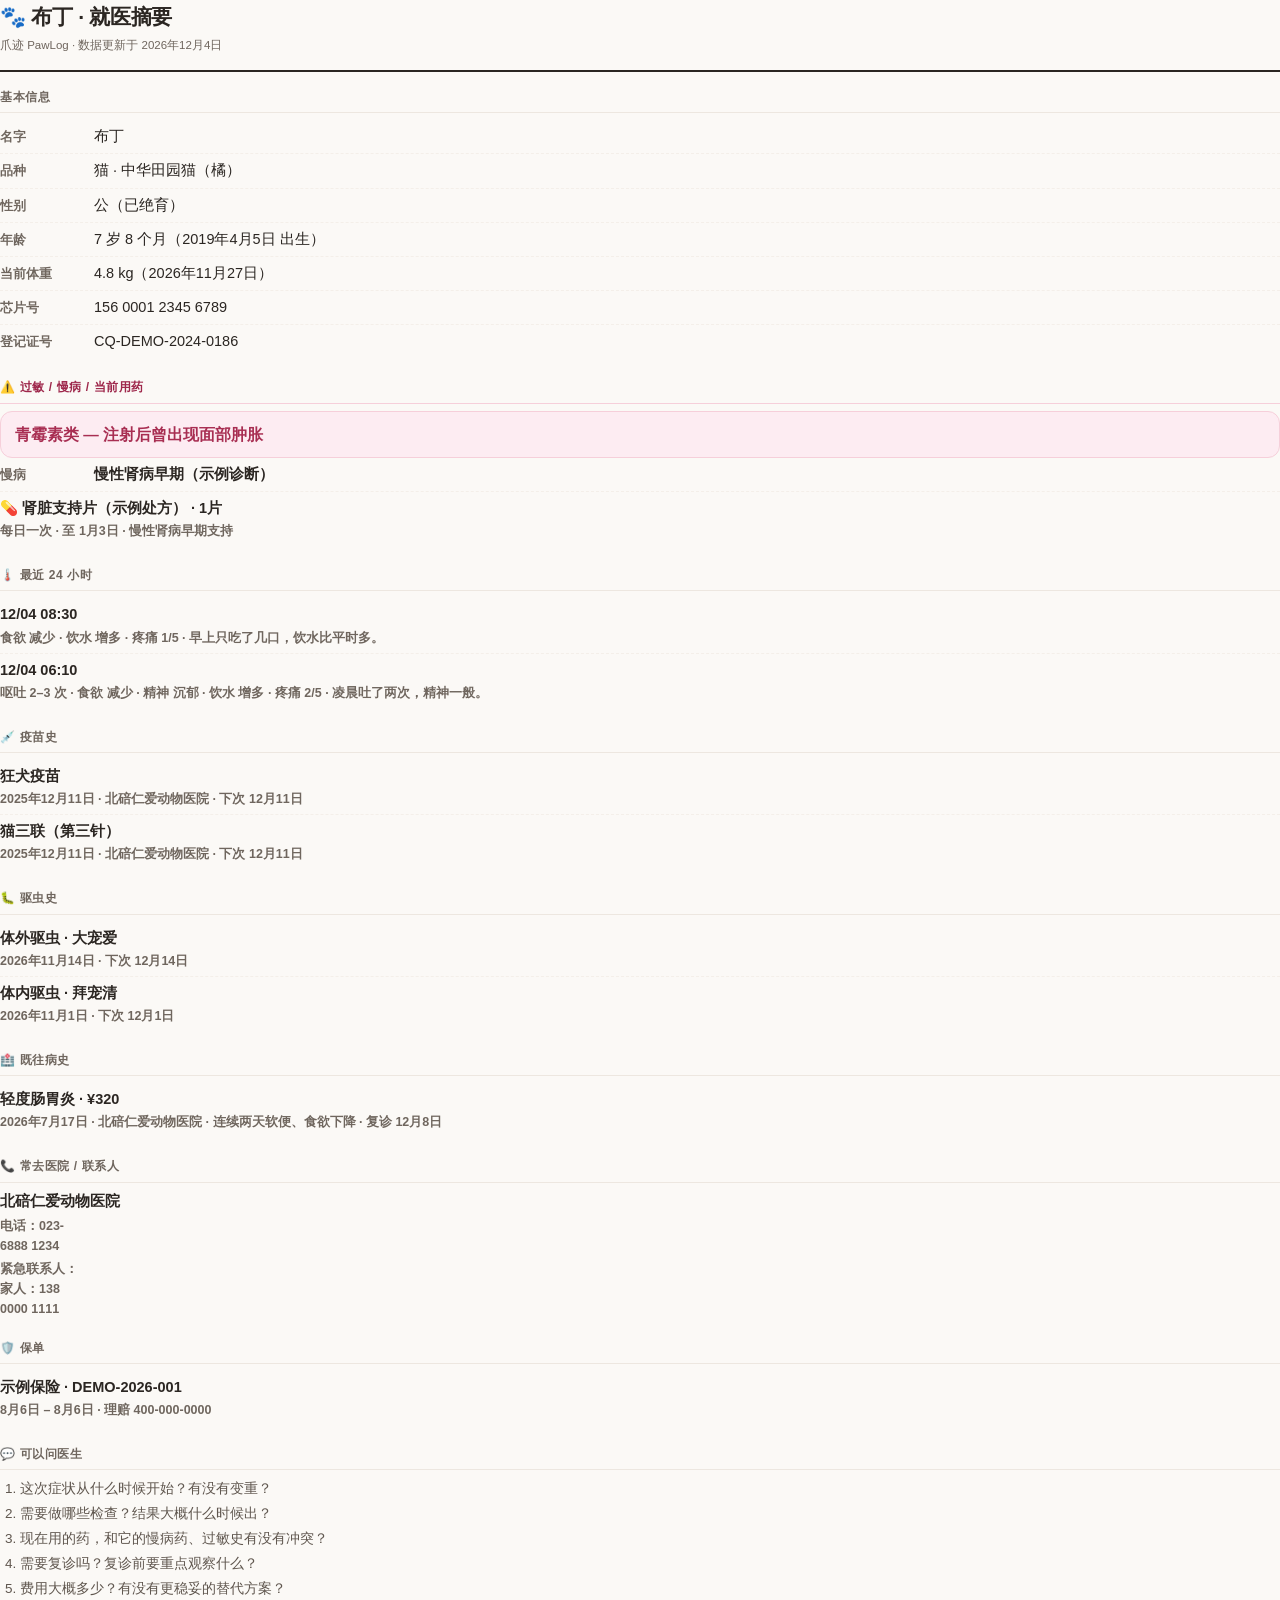
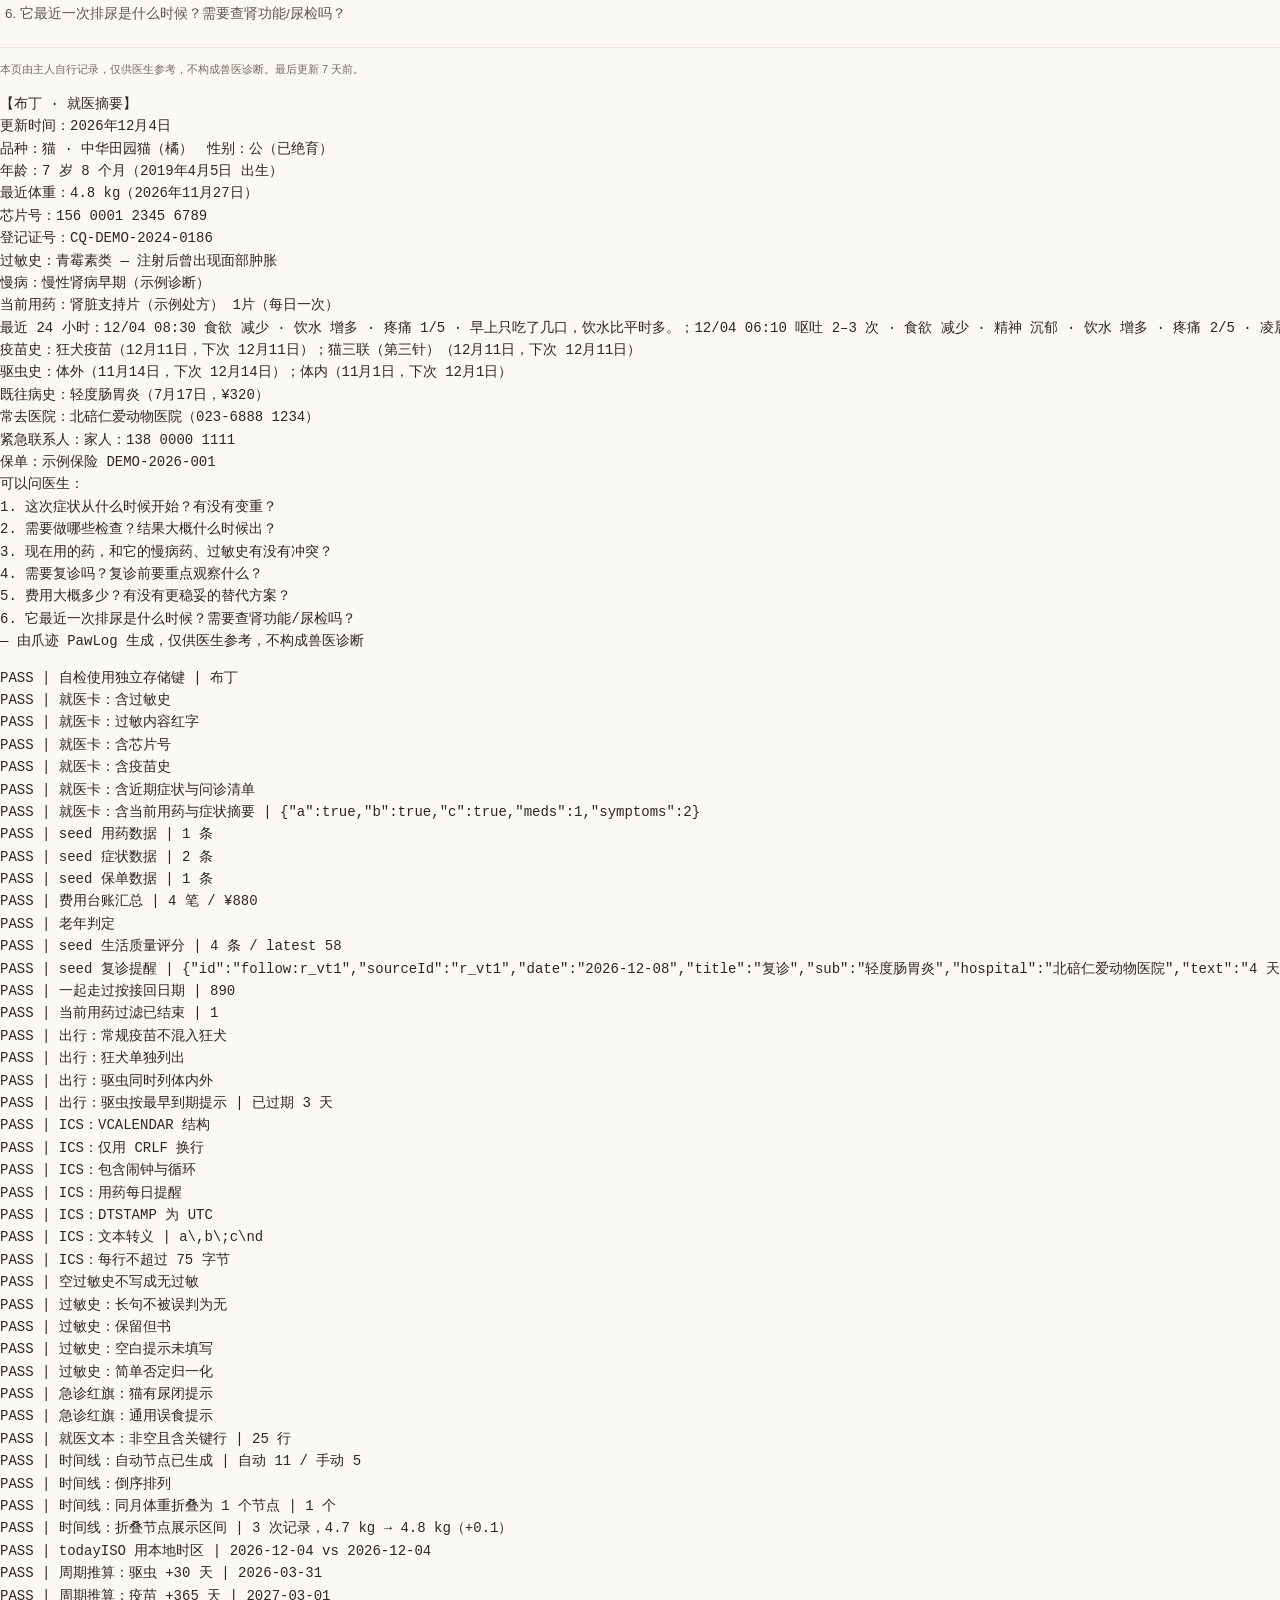
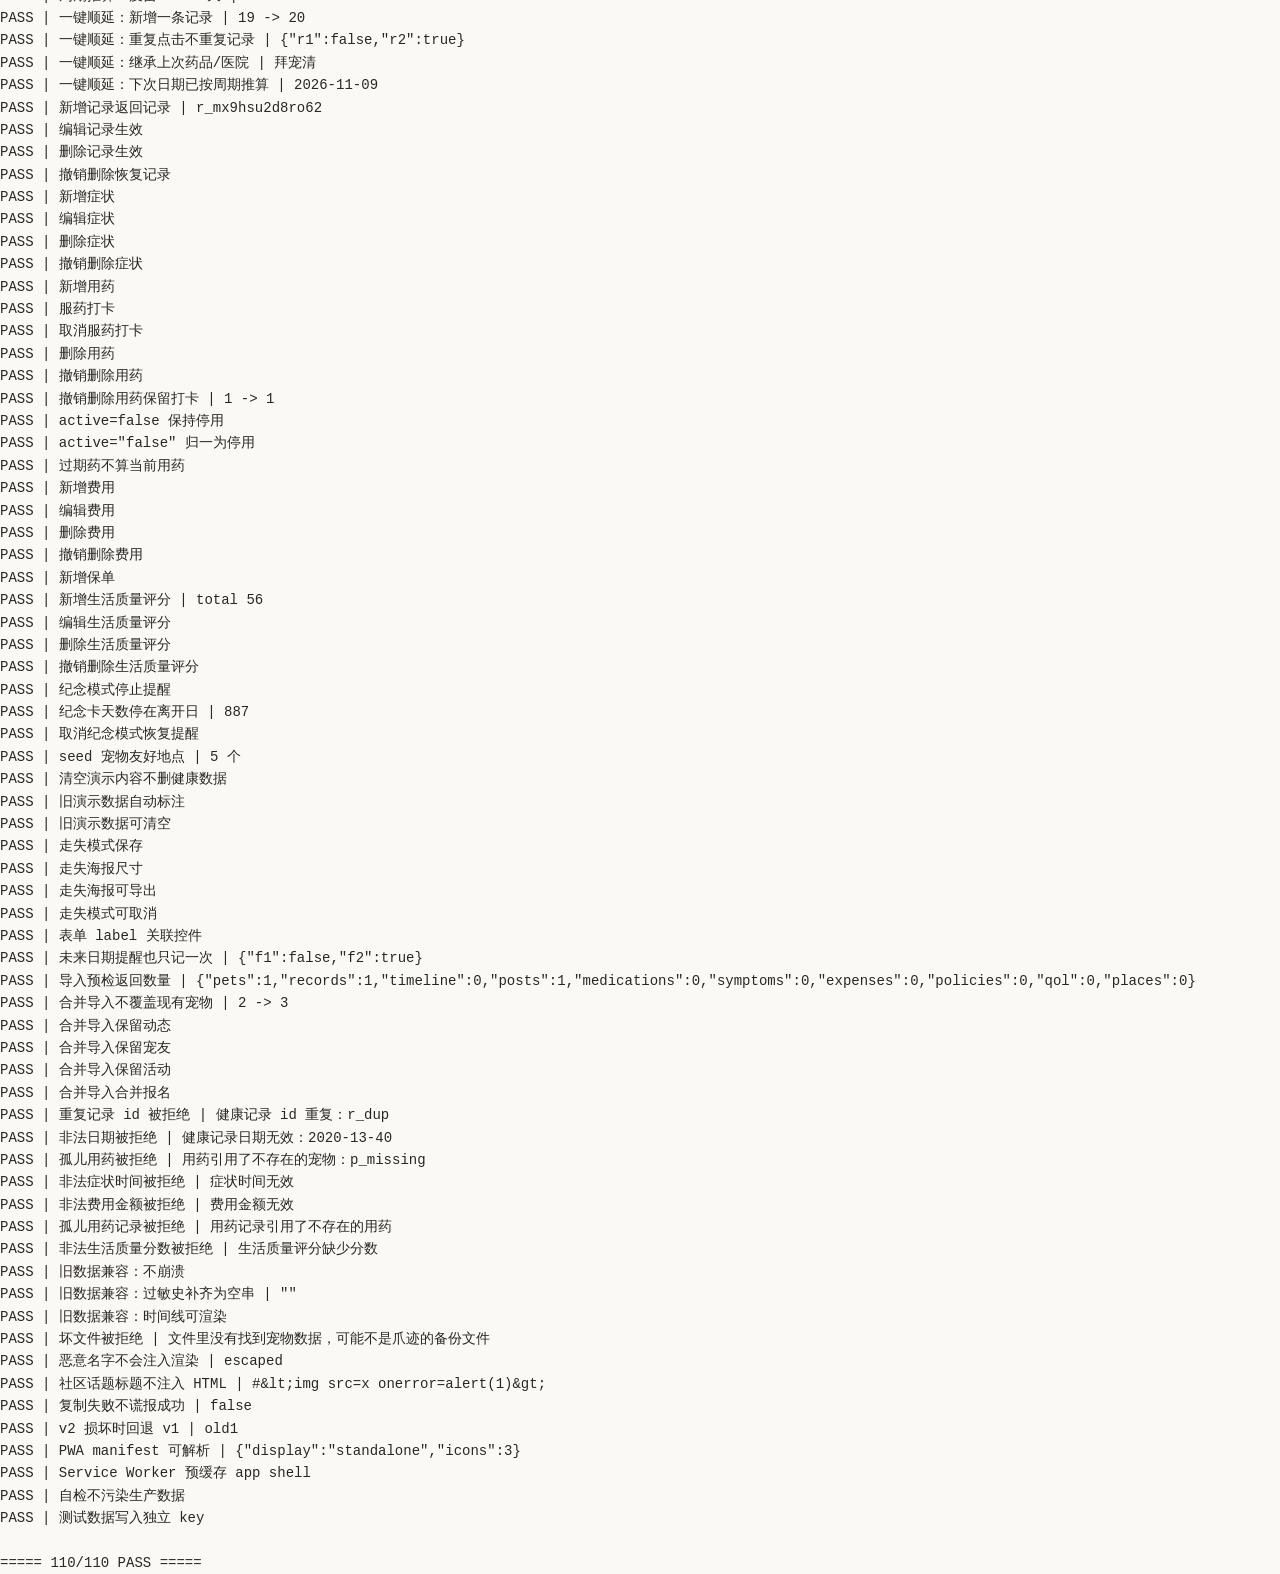
<file: tests/self-check.html>
<!DOCTYPE html>
<html lang="zh-CN">
<head>
<meta charset="utf-8">
<title>t</title>
<link rel="icon" href="../icons/icon-192.png">
<link rel="stylesheet" href="../css/tokens.css">
<link rel="stylesheet" href="../css/app.css">
</head>
<body>
<div id="erx"></div>
<pre id="txt"></pre>
<pre id="report"></pre>

<script type="module">
import * as store from '../js/store.js';
import { emergencyCard, emergencyText } from '../js/views/pet.js';
import { redFlagGroups } from '../js/red-flags.js';
import { travelItems } from '../js/views/travel.js';
import { buildPosterCanvas } from '../js/views/lost.js';
import { buildICS, icsEscape } from '../js/ics.js';
import { copyText, allergyStatus, field } from '../js/ui.js';
import community from '../js/views/community.js';

const out = [];
const ok  = (n, c, extra='') => out.push(`${c ? 'PASS' : 'FAIL'} | ${n}${extra ? ' | ' + extra : ''}`);

/* ---------- 自检隔离：绝不碰生产 key ---------- */
const TEST_KEY = 'pawlog.test.v1';
const TEST_BACKUP_KEY = `${TEST_KEY}.backup.last`;
let prodBefore = null;
try { prodBefore = localStorage.getItem('pawlog.state.v2'); } catch { /* ignore */ }

store.configure({ key: TEST_KEY, legacyKey: null, backupEnabled: false });
try { localStorage.removeItem(TEST_KEY); localStorage.removeItem(TEST_BACKUP_KEY); } catch { /* ignore */ }
store.init();

const pet = store.activePet();
ok('自检使用独立存储键', store.getStorageStatus().ok === true && !!pet, pet?.name || 'no pet');

/* 1. 就医卡渲染 */
const html = emergencyCard(pet);
document.getElementById('erx').innerHTML = html;
ok('就医卡：含过敏史', html.includes('过敏史'));
ok('就医卡：过敏内容红字', html.includes('erx__sec--alert') && html.includes('青霉素'));
ok('就医卡：含芯片号', html.includes('156 0001 2345 6789'));
ok('就医卡：含疫苗史', html.includes('猫三联'));
ok('就医卡：含近期症状与问诊清单', html.includes('最近 24 小时') && html.includes('可以问医生'));
ok('就医卡：含当前用药与症状摘要', html.includes('当前用药') && html.includes('肾脏支持片') && html.includes('呕吐'), JSON.stringify({ a: html.includes('当前用药'), b: html.includes('肾脏支持片'), c: html.includes('呕吐'), meds: store.medicationsOf(pet.id).length, symptoms: store.symptomsOf(pet.id).length }));
const seedMeds = store.medicationsOf(pet.id);
ok('seed 用药数据', seedMeds.length >= 1 && seedMeds[0].active, `${seedMeds.length} 条`);
const seedSymptoms = store.symptomsOf(pet.id);
ok('seed 症状数据', seedSymptoms.length >= 2, `${seedSymptoms.length} 条`);
const seedPolicies = store.policiesOf(pet.id);
ok('seed 保单数据', seedPolicies.length === 1, `${seedPolicies.length} 条`);
const seedCosts = store.costEntries(pet.id);
ok('费用台账汇总', seedCosts.length >= 4 && seedCosts.reduce((a, e) => a + e.amount, 0) === 880, `${seedCosts.length} 笔 / ¥${seedCosts.reduce((a, e) => a + e.amount, 0)}`);
ok('老年判定', store.isSenior(pet) === true);
const seedQol = store.qolOf(pet.id);
ok('seed 生活质量评分', seedQol.length === 4 && seedQol[0].total === 58, `${seedQol.length} 条 / latest ${seedQol[0]?.total}`);
const seedFollowUps = store.followUpsOf(pet.id);
ok('seed 复诊提醒', seedFollowUps.length === 1 && seedFollowUps[0].date === store.addDays(store.todayISO(), 4), JSON.stringify(seedFollowUps[0] || null));
ok('一起走过按接回日期', store.togetherDays(pet) === 890, String(store.togetherDays(pet)));
ok('当前用药过滤已结束', store.currentMedicationsOf(pet.id).length === 1, String(store.currentMedicationsOf(pet.id).length));
const travelRows = travelItems(pet);
const rowOf = (k) => travelRows.find((x) => x.key === k);
ok('出行：常规疫苗不混入狂犬', rowOf('vaccine').value.includes('猫三联') && !rowOf('vaccine').value.includes('狂犬'));
ok('出行：狂犬单独列出', rowOf('rabies').value.includes('狂犬'));
ok('出行：驱虫同时列体内外', rowOf('deworm').value.includes('体内') && rowOf('deworm').value.includes('体外'));
ok('出行：驱虫按最早到期提示', rowOf('deworm').status.text.includes('3 天'), rowOf('deworm').status.text);

/* 6g. ICS 日历导出 */
const icsText = buildICS(pet, {
  reminders: store.reminders(pet.id),
  meds: store.currentMedicationsOf(pet.id),
  now: new Date('2026-10-10T00:00:00Z'),
});
ok('ICS：VCALENDAR 结构', icsText.startsWith('BEGIN:VCALENDAR\r\n') && icsText.endsWith('END:VCALENDAR\r\n'));
ok('ICS：仅用 CRLF 换行', !/(^|[^\r])\n/.test(icsText));
ok('ICS：包含闹钟与循环', icsText.includes('BEGIN:VALARM') && icsText.includes('TRIGGER:-P3D')
  && icsText.includes('RRULE:FREQ=YEARLY;COUNT=3') && icsText.includes('RRULE:FREQ=DAILY;INTERVAL=30;COUNT=12'));
ok('ICS：用药每日提醒', /SUMMARY:.*服药/.test(icsText) && /RRULE:FREQ=DAILY;COUNT=/.test(icsText));
ok('ICS：DTSTAMP 为 UTC', icsText.includes('DTSTAMP:20261010T000000Z'));
ok('ICS：文本转义', icsEscape('a,b;c\nd') === 'a\\,b\\;c\\nd', icsEscape('a,b;c\nd'));
ok('ICS：每行不超过 75 字节', icsText.split('\r\n').every((line) => new TextEncoder().encode(line).length <= 75));
const blankAllergyHtml = emergencyCard({ ...pet, allergies: '' });
ok('空过敏史不写成无过敏', blankAllergyHtml.includes('未填写') && !blankAllergyHtml.includes('无已知过敏'));
ok('过敏史：长句不被误判为无', allergyStatus('没有做过过敏原检测').text === '没有做过过敏原检测');
ok('过敏史：保留但书', allergyStatus('无过敏史，但对鸡肉过敏').has === true && allergyStatus('无过敏史，但对鸡肉过敏').text.includes('鸡肉'));
ok('过敏史：空白提示未填写', allergyStatus('   ').unknown === true);
ok('过敏史：简单否定归一化', allergyStatus('无过敏史。').text === '无已知过敏' && allergyStatus('无过敏史。').has === false);

const catFlags = redFlagGroups('猫');
ok('急诊红旗：猫有尿闭提示', catFlags.some((g) => g.items.some((x) => x.includes('排尿'))));
ok('急诊红旗：通用误食提示', redFlagGroups('狗').some((g) => g.items.some((x) => x.includes('巧克力'))));

/* 2. 就医文本导出 */
const text = emergencyText(pet);
document.getElementById('txt').textContent = text;
ok('就医文本：非空且含关键行', text.includes('过敏史') && text.includes('驱虫史'), `${text.split('\n').length} 行`);

/* 3. 时间线自动聚合 */
const tl = store.timelineOf(pet.id);
const auto = tl.filter(t => t.auto);
const manual = tl.filter(t => !t.auto);
ok('时间线：自动节点已生成', auto.length > 0, `自动 ${auto.length} / 手动 ${manual.length}`);
ok('时间线：倒序排列', tl.every((t, i) => i === 0 || tl[i-1].date >= t.date));

/* 3b. 体重按月折叠：同月多条 → 1 个节点 */
store.addRecord({ petId: pet.id, type: 'weight', date: '2026-10-01', value: 4.7 });
store.addRecord({ petId: pet.id, type: 'weight', date: '2026-10-09', value: 4.8 });
const wNodes = store.timelineOf(pet.id).filter(t => t.kind === 'weight' && t.date.startsWith('2026-10'));
ok('时间线：同月体重折叠为 1 个节点', wNodes.length === 1, `${wNodes.length} 个`);
ok('时间线：折叠节点展示区间', !!wNodes[0] && /4\.7/.test(wNodes[0].text) && /4\.8/.test(wNodes[0].text), wNodes[0]?.text || '');

/* 3c. 今天必须是本地日期，不是 UTC 日期 */
const now = new Date();
const localToday = `${now.getFullYear()}-${String(now.getMonth()+1).padStart(2,'0')}-${String(now.getDate()).padStart(2,'0')}`;
ok('todayISO 用本地时区', store.todayISO() === localToday, `${store.todayISO()} vs ${localToday}`);

/* 4. 周期推算 */
const next = store.suggestNext('deworm', '体内', '2026-03-01');
ok('周期推算：驱虫 +30 天', next === '2026-03-31', next);
const nextV = store.suggestNext('vaccine', null, '2026-03-01');
ok('周期推算：疫苗 +365 天', nextV === '2027-03-01', nextV);

/* 5. 一键顺延：只记一次、继承产品信息 */
const before = store.get().records.length;
const rem = store.reminders(pet.id)[0];
const r1 = store.completeReminder(pet.id, rem, '2026-10-10');
const r2 = store.completeReminder(pet.id, rem, '2026-10-10');
const after = store.get().records.length;
ok('一键顺延：新增一条记录', after === before + 1, `${before} -> ${after}`);
ok('一键顺延：重复点击不重复记录', r2.duplicate === true && r1.duplicate === false, JSON.stringify({ r1: r1.duplicate, r2: r2.duplicate }));
ok('一键顺延：继承上次药品/医院', !!r1.record && (!!r1.record.product || !!r1.record.hospital), r1.record?.product || r1.record?.hospital || 'none');
ok('一键顺延：下次日期已按周期推算', !!r1.record?.nextDate, r1.record?.nextDate || 'none');

/* 6. 记录 CRUD + 撤销 */
const created = store.addRecord({ petId: pet.id, type: 'weight', date: '2026-09-01', value: 4.5 });
ok('新增记录返回记录', !!created?.id, created?.id || 'none');
store.updateRecord(created.id, { value: 4.6 });
ok('编辑记录生效', store.get().records.find(x => x.id === created.id)?.value === 4.6);
const deleted = store.deleteRecord(created.id);
ok('删除记录生效', !store.get().records.some(x => x.id === created.id));
store.restoreRecord(deleted);
ok('撤销删除恢复记录', store.get().records.some(x => x.id === created.id));

/* 6c. 症状 / 用药 / 费用 / 保单 CRUD */
const sy = store.addSymptom({ petId: pet.id, at: '2026-10-10T08:00', vomiting: '1 次', diarrhea: '无', appetite: '减少', energy: '正常', water: '正常', urination: '正常', breathing: '正常', pain: 1, note: '测试' });
ok('新增症状', !!sy?.id);
store.updateSymptom(sy.id, { pain: 2 });
ok('编辑症状', store.symptomsOf(pet.id).find(x => x.id === sy.id)?.pain === 2);
const delSy = store.deleteSymptom(sy.id);
ok('删除症状', !store.symptomsOf(pet.id).some(x => x.id === sy.id));
store.restoreSymptom(delSy);
ok('撤销删除症状', store.symptomsOf(pet.id).some(x => x.id === sy.id));

const med = store.addMedication({ petId: pet.id, name: '测试药', dose: '1', unit: '片', frequency: '每日一次', times: ['08:00'], active: true });
ok('新增用药', !!med?.id);
const logsBefore = store.medicationLogsOf(pet.id, store.todayISO()).length;
store.toggleMedicationLog(med.id, store.todayISO());
ok('服药打卡', store.medicationLogsOf(pet.id, store.todayISO()).length === logsBefore + 1);
store.toggleMedicationLog(med.id, store.todayISO());
ok('取消服药打卡', store.medicationLogsOf(pet.id, store.todayISO()).length === logsBefore);
const delMed = store.deleteMedication(med.id);
ok('删除用药', !store.medicationsOf(pet.id).some(x => x.id === med.id));
store.restoreMedication(delMed);
ok('撤销删除用药', store.medicationsOf(pet.id).some(x => x.id === med.id));
store.toggleMedicationLog(med.id, store.todayISO());
const logsWithMed = store.medicationLogsOf(pet.id, store.todayISO()).length;
const delMed2 = store.deleteMedication(med.id);
store.restoreMedication(delMed2);
ok('撤销删除用药保留打卡', store.medicationLogsOf(pet.id, store.todayISO()).length === logsWithMed, `${logsWithMed} -> ${store.medicationLogsOf(pet.id, store.todayISO()).length}`);

const medFalse = store.addMedication({ petId: pet.id, name: '停用药', active: false });
ok('active=false 保持停用', medFalse.active === false);
const medStrFalse = store.addMedication({ petId: pet.id, name: '停用药2', active: 'false' });
ok('active="false" 归一为停用', medStrFalse.active === false);
const expiredMed = store.addMedication({ petId: pet.id, name: '过期药', active: true, endDate: store.addDays(store.todayISO(), -1) });
ok('过期药不算当前用药', !store.currentMedicationsOf(pet.id).some(x => x.id === expiredMed.id) && store.medicationsOf(pet.id).some(x => x.id === expiredMed.id));

const exp = store.addExpense({ petId: pet.id, date: '2026-10-10', category: '药品', amount: 50, note: '测试' });
ok('新增费用', !!exp?.id);
store.updateExpense(exp.id, { amount: 60 });
ok('编辑费用', store.expensesOf(pet.id).find(x => x.id === exp.id)?.amount === 60);
const delExp = store.deleteExpense(exp.id);
ok('删除费用', !store.expensesOf(pet.id).some(x => x.id === exp.id));
store.restoreExpense(delExp);
ok('撤销删除费用', store.expensesOf(pet.id).some(x => x.id === exp.id));

const pol = store.addPolicy({ petId: pet.id, company: '测试保险', policyNo: 'T-1', start: '2026-01-01', end: '2027-01-01' });
ok('新增保单', !!pol?.id);

const q = store.addQol({ petId: pet.id, date: '2026-10-10', scores: { hurt: 2, hunger: 8, hydration: 8, hygiene: 8, happiness: 8, mobility: 8, goodDays: 8 }, note: '测试' });
ok('新增生活质量评分', !!q?.id && q.total === 56, `total ${q?.total}`);
store.updateQol(q.id, { scores: { ...q.scores, hurt: 1 } });
ok('编辑生活质量评分', store.qolOf(pet.id).find(x => x.id === q.id)?.total === 57);
const delQ = store.deleteQol(q.id);
ok('删除生活质量评分', !store.qolOf(pet.id).some(x => x.id === q.id));
store.restoreQol(delQ);
ok('撤销删除生活质量评分', store.qolOf(pet.id).some(x => x.id === q.id));

store.updatePet(pet.id, { deceased: true });
ok('纪念模式停止提醒', store.reminders(pet.id).length === 0);
store.updatePet(pet.id, { deceased: true, passedDate: store.addDays(store.todayISO(), -3) });
ok('纪念卡天数停在离开日', store.togetherDays(store.petById(pet.id)) === 887, String(store.togetherDays(store.petById(pet.id))));
store.updatePet(pet.id, { deceased: false, passedDate: '' });
ok('取消纪念模式恢复提醒', store.reminders(pet.id).length > 0);

const seedPlaces = store.placesOf('重庆');
ok('seed 宠物友好地点', seedPlaces.length === 5 && seedPlaces.every((p) => p.demo), `${seedPlaces.length} 个`);
const healthBeforeClear = store.get().records.length;
store.clearDemoContent();
ok('清空演示内容不删健康数据', store.get().friends.length === 0 && store.get().posts.length === 0 && store.get().places.length === 0 && store.get().records.length === healthBeforeClear);

/* 6d. 老版本没有 demo 标记的 seed 数据也能被清空 */
const legacyDemo = {
  pets: [{ id: 'p_demo', name: '演示', emoji: '🐱', species: '猫', breed: 'x' }],
  friends: [{ id: 'f1', name: '阿茶' }],
  posts: [{ id: 'po1', text: '旧动态' }],
  activities: [{ id: 'a1', title: '旧活动' }],
  places: [{ id: 'pl_1', name: '旧地点' }],
};
store.importJSON(JSON.stringify(legacyDemo), { mode: 'replace' });
ok('旧演示数据自动标注', store.get().friends[0]?.demo === true && store.get().posts[0]?.demo === true && store.get().activities[0]?.demo === true && store.get().places[0]?.demo === true);
store.clearDemoContent();
ok('旧演示数据可清空', store.get().friends.length === 0 && store.get().posts.length === 0 && store.get().activities.length === 0 && store.get().places.length === 0);
store.reset();

/* 6e. 走失模式与海报 */
store.setLostReport({ petId: pet.id, lastSeenAt: '2026-10-30T10:00', place: '测试地点', contact: '13800001111', note: '黑白猫，怕生' });
ok('走失模式保存', store.lostOf()?.active === true && store.lostOf().place === '测试地点');
const posterCanvas = buildPosterCanvas(store.petById(pet.id), store.lostOf());
ok('走失海报尺寸', posterCanvas.width === 1080 && posterCanvas.height === 1500);
ok('走失海报可导出', posterCanvas.toDataURL('image/png').startsWith('data:image/png'));
store.clearLostReport();
ok('走失模式可取消', !store.lostOf());

/* 6f. 表单 label 与控件关联 */
const fieldHtml = field('测试字段', '<input name="x">');
ok('表单 label 关联控件', /for="field-\d+"/.test(fieldHtml) && /id="field-\d+"/.test(fieldHtml));

/* 6b. 未来日期的来源记录也不能重复打卡 */
const futureRec = store.addRecord({ petId: pet.id, type: 'vaccine', date: '2027-01-01', name: '测试疫苗', nextDate: '2028-01-01' });
const futureRem = { sourceId: futureRec.id, sourceDate: futureRec.date, type: 'vaccine', title: '测试疫苗' };
const f1 = store.completeReminder(pet.id, futureRem, '2026-10-10');
const f2 = store.completeReminder(pet.id, futureRem, '2026-10-10');
ok('未来日期提醒也只记一次', f1.duplicate === false && f2.duplicate === true, JSON.stringify({ f1: f1.duplicate, f2: f2.duplicate }));

/* 7. 导入预检 / 合并导入 */
const extra = {
  pets: [{ id: 'p_new', name: '测试兔', emoji: '🐰', species: '其他', breed: '兔', gender: '公', neutered: false, birthday: '2024-01-01' }],
  records: [{ id: 'r_new', petId: 'p_new', type: 'weight', date: '2026-10-01', value: 2 }],
  posts: [{ id: 'po_new', author: 'me', name: '我', emoji: '🙂', city: '重庆', time: '2026-10-01', text: '合并测试', imgs: [], tags: [], likes: 0, liked: false, comments: [] }],
  friends: [{ id: 'f_new', name: '测试宠友', emoji: '🐱', city: '重庆', district: '北碚区', distance: 1, pets: [], bio: '', tags: [], posts: 0 }],
  activities: [{ id: 'a_new', title: '测试活动', host: '我', emoji: '🐾', city: '重庆', district: '北碚区', date: '2026-10-01', time: '10:00', joined: 1, cap: 10, tags: [] }],
  joinedIds: ['a1'],
};
const preview = store.previewImport(JSON.stringify(extra));
ok('导入预检返回数量', preview.pets === 1 && preview.records === 1, JSON.stringify(preview));
const petsBefore = store.get().pets.length;
const mergeRes = store.importJSON(JSON.stringify(extra), { mode: 'merge' });
ok('合并导入不覆盖现有宠物', store.get().pets.length === petsBefore + 1 && mergeRes.mode === 'merge', `${petsBefore} -> ${store.get().pets.length}`);
ok('合并导入保留动态', store.get().posts.some((p) => p.id === 'po_new'));
ok('合并导入保留宠友', store.get().friends.some((f) => f.id === 'f_new'));
ok('合并导入保留活动', store.get().activities.some((a) => a.id === 'a_new'));
ok('合并导入合并报名', store.get().joinedIds.includes('a1'));

/* 7b. 重复 id / 非法日期必须被拒绝 */
try {
  store.importJSON(JSON.stringify({
    pets: [{ id: 'p_dup', name: '重复', emoji: '🐱', species: '猫', breed: 'x' }],
    records: [
      { id: 'r_dup', petId: 'p_dup', type: 'weight', date: '2026-01-01', value: 4 },
      { id: 'r_dup', petId: 'p_dup', type: 'weight', date: '2026-02-01', value: 4.1 },
    ],
  }), { mode: 'merge' });
  ok('重复记录 id 被拒绝', false, '竟然接受了');
} catch (e) {
  ok('重复记录 id 被拒绝', true, e.message);
}

try {
  store.importJSON(JSON.stringify({
    pets: [{ id: 'p_date', name: '日期', emoji: '🐱', species: '猫', breed: 'x' }],
    records: [{ id: 'r_date', petId: 'p_date', type: 'weight', date: '2020-13-40', value: 4 }],
  }), { mode: 'merge' });
  ok('非法日期被拒绝', false, '竟然接受了');
} catch (e) {
  ok('非法日期被拒绝', true, e.message);
}

const badBase = { pets: [{ id: 'p_bad', name: '校验', emoji: '🐱', species: '猫', breed: 'x' }] };
try {
  store.importJSON(JSON.stringify({ ...badBase, medications: [{ id: 'm_bad', petId: 'p_missing', name: '药' }] }), { mode: 'merge' });
  ok('孤儿用药被拒绝', false, '竟然接受了');
} catch (e) { ok('孤儿用药被拒绝', true, e.message); }

try {
  store.importJSON(JSON.stringify({ ...badBase, symptoms: [{ id: 'sy_bad', petId: 'p_bad', at: 'not-a-date' }] }), { mode: 'merge' });
  ok('非法症状时间被拒绝', false, '竟然接受了');
} catch (e) { ok('非法症状时间被拒绝', true, e.message); }

try {
  store.importJSON(JSON.stringify({ ...badBase, expenses: [{ id: 'e_bad', petId: 'p_bad', date: '2026-01-01', amount: 'abc' }] }), { mode: 'merge' });
  ok('非法费用金额被拒绝', false, '竟然接受了');
} catch (e) { ok('非法费用金额被拒绝', true, e.message); }

try {
  store.importJSON(JSON.stringify({
    ...badBase,
    medications: [{ id: 'm_ok', petId: 'p_bad', name: '药' }],
    medicationLogs: [{ id: 'ml_bad', petId: 'p_bad', medId: 'm_missing', date: '2026-01-01' }],
  }), { mode: 'merge' });
  ok('孤儿用药记录被拒绝', false, '竟然接受了');
} catch (e) { ok('孤儿用药记录被拒绝', true, e.message); }

try {
  store.importJSON(JSON.stringify({
    ...badBase,
    qol: [{ id: 'q_bad', petId: 'p_bad', date: '2026-01-01', scores: 'oops' }],
  }), { mode: 'merge' });
  ok('非法生活质量分数被拒绝', false, '竟然接受了');
} catch (e) { ok('非法生活质量分数被拒绝', true, e.message); }

/* 8. 旧版本数据兼容（缺新字段不崩溃） */
const legacy = {
  activePetId: 'old1',
  pets: [{ id: 'old1', name: '老数据', emoji: '🐱', species: '猫', breed: '中华田园猫',
           gender: '公', neutered: true, birthday: '2020-01-01', weight: 4 }],
  records: [{ id: 'x1', petId: 'old1', type: 'weight', date: '2026-01-01', value: 4 }],
  timeline: [], friends: [], posts: [], activities: [],
};
try {
  store.importJSON(JSON.stringify(legacy));
  const p = store.activePet();
  ok('旧数据兼容：不崩溃', true);
  ok('旧数据兼容：过敏史补齐为空串', p.allergies === '', JSON.stringify(p.allergies));
  ok('旧数据兼容：时间线可渲染', store.timelineOf(p.id).length >= 1);
} catch (e) {
  ok('旧数据兼容：不崩溃', false, e.message);
}

/* 9. 导入坏文件应报错而非静默 */
try {
  store.importJSON('{"not":"pawlog"}');
  ok('坏文件被拒绝', false, '竟然接受了');
} catch (e) {
  ok('坏文件被拒绝', true, e.message);
}

/* 10. 导入的文本会被转义（存储型 XSS 不生效） */
try {
  store.importJSON(JSON.stringify({
    pets: [{ id: 'p_x', name: '<img src=x onerror=alert(1)>', emoji: '🐱', species: '猫', breed: 'x', birthday: '2020-01-01' }],
    records: [{ id: 'r_x', petId: 'p_x', type: 'weight', date: '2026-01-01', value: 4.8 }],
  }), { mode: 'replace' });
  const p = store.activePet();
  ok('恶意名字不会注入渲染', !emergencyCard(p).includes('<img'), 'escaped');
} catch (e) {
  ok('恶意名字不会注入渲染', false, e.message);
}

/* 10b. 社区话题标签不能注入 HTML */
try {
  store.addPost({
    author: 'me', name: '我', emoji: '🙂', city: '重庆', time: store.todayISO(),
    text: '话题测试', tags: ['<img src=x onerror=alert(1)>'], imgs: [], likes: 0, liked: false, comments: [],
  });
  const box = document.createElement('div');
  document.body.appendChild(box);
  community(box);
  const tagBtn = [...box.querySelectorAll('[data-topic]')].find((b) => b.dataset.topic.includes('<img'));
  tagBtn?.click();
  const heading = box.querySelector('.section h2');
  ok('社区话题标题不注入 HTML', !!tagBtn && !!heading && !heading.innerHTML.includes('<img'), heading?.innerHTML || 'no heading');
  box.remove();
} catch (e) {
  ok('社区话题标题不注入 HTML', false, e.message);
}

/* 10c. 复制失败不能谎报成功 */
try {
  const origClip = navigator.clipboard;
  const origExec = document.execCommand;
  try { Object.defineProperty(navigator, 'clipboard', { value: undefined, configurable: true }); } catch { /* ignore */ }
  document.execCommand = () => false;
  const copyOk = await copyText('测试', '已复制');
  ok('复制失败不谎报成功', copyOk === false, String(copyOk));
  document.execCommand = origExec;
  if (origClip) Object.defineProperty(navigator, 'clipboard', { value: origClip, configurable: true });
} catch (e) {
  ok('复制失败不谎报成功', false, e.message);
}

/* 10d. v2 损坏时应回退到仍然可用的 v1 */
const CORRUPT_V2 = 'pawlog.test.corrupt.v2';
const LEGACY_V1 = 'pawlog.test.corrupt.v1';
try {
  localStorage.setItem(LEGACY_V1, JSON.stringify(legacy));
  localStorage.setItem(CORRUPT_V2, '{broken');
  store.configure({ key: CORRUPT_V2, legacyKey: LEGACY_V1, backupEnabled: false });
  store.init();
  ok('v2 损坏时回退 v1', store.activePet()?.id === 'old1', store.activePet()?.id || 'none');
  localStorage.removeItem(CORRUPT_V2);
  localStorage.removeItem(LEGACY_V1);
  localStorage.removeItem(`${CORRUPT_V2}.corrupt`);
} catch (e) {
  ok('v2 损坏时回退 v1', false, e.message);
}

/* 10e. PWA 资源可访问 */
try {
  const mf = await fetch('../manifest.webmanifest').then((r) => r.json());
  ok('PWA manifest 可解析', mf.display === 'standalone' && mf.scope === './'
    && mf.theme_color === '#C24A2B' && (mf.icons || []).length >= 2, JSON.stringify({ display: mf.display, icons: (mf.icons || []).length }));
} catch (e) {
  ok('PWA manifest 可解析', false, e.message);
}
try {
  const swRes = await fetch('../sw.js');
  const swText = await swRes.text();
  ok('Service Worker 预缓存 app shell', swRes.ok && swText.includes('pawlog-m3')
    && swText.includes('./js/app.js') && swText.includes('./js/ics.js'));
} catch (e) {
  ok('Service Worker 预缓存 app shell', false, e.message);
}

/* 11. 自检不污染生产数据 */
let prodAfter = null;
try { prodAfter = localStorage.getItem('pawlog.state.v2'); } catch { /* ignore */ }
ok('自检不污染生产数据', prodBefore === prodAfter);
ok('测试数据写入独立 key', (() => { try { return !!localStorage.getItem(TEST_KEY); } catch { return false; } })());

/* 清理测试数据 */
try { localStorage.removeItem(TEST_KEY); localStorage.removeItem(TEST_BACKUP_KEY); } catch { /* ignore */ }

document.getElementById('report').textContent =
  out.join('\n') + `\n\n===== ${out.filter(l => l.startsWith('PASS')).length}/${out.length} PASS =====`;
document.title = out.some(l => l.startsWith('FAIL')) ? 'TESTS_FAILED' : 'TESTS_OK';
</script>
</body>
</html>
</file>
<file: css/tokens.css>
:root {
  /* ---- 色板：温暖治愈系 ---- */
  --c-bg:        #FBF9F6;
  --c-bg-warm:   #F6F1EA;
  --c-surface:   #FFFFFF;
  --c-surface-2: #FDFBF8;

  --c-ink:       #2B2622;
  --c-ink-2:     #5F564E;
  --c-ink-3:     #6F665E;
  --c-ink-4:     #756B62;

  --c-line:      #EDE7E0;
  --c-line-soft: #F4EFE9;

  /* 品牌：蜜橘 */
  --c-brand:      #C24A2B;
  --c-brand-deep: #A93E22;
  --c-brand-soft: #FFF0EA;

  /* 语义色 */
  --c-mint:       #1A6F62;
  --c-mint-soft:  #E6F6F2;
  --c-sun:        #8F5C00;
  --c-sun-soft:   #FDF2DF;
  --c-rose:       #9E274B;
  --c-rose-soft:  #FDECF2;
  --c-lilac:      #5B4AA0;
  --c-lilac-soft: #F0EDFB;
  --c-sky:        #2A5F96;
  --c-sky-soft:   #E7F1FB;

  /* ---- 字号 ---- */
  --fs-display: 30px;
  --fs-h1:      22px;
  --fs-h2:      17px;
  --fs-h3:      15px;
  --fs-body:    14px;
  --fs-sm:      13.5px;
  --fs-xs:      12px;

  /* 大字模式（老年用户 / 无障碍） */
  --fs-display-lg: 34px;
  --fs-h1-lg:      26px;
  --fs-h2-lg:      20px;
  --fs-h3-lg:      17px;
  --fs-body-lg:    16px;
  --fs-sm-lg:      15px;
  --fs-xs-lg:      13px;

  /* ---- 间距 ---- */
  --sp-1: 4px;  --sp-2: 8px;  --sp-3: 12px; --sp-4: 16px;
  --sp-5: 20px; --sp-6: 24px; --sp-7: 32px; --sp-8: 44px;

  /* ---- 圆角 ---- */
  --r-sm: 8px; --r-md: 12px; --r-lg: 16px; --r-xl: 22px; --r-full: 999px;

  /* ---- 阴影 ---- */
  --sh-1: 0 1px 2px rgba(43,38,34,.05), 0 1px 3px rgba(43,38,34,.04);
  --sh-2: 0 2px 8px rgba(43,38,34,.06), 0 1px 3px rgba(43,38,34,.04);
  --sh-3: 0 8px 24px rgba(43,38,34,.09), 0 2px 6px rgba(43,38,34,.04);
  --sh-4: 0 18px 48px rgba(43,38,34,.16), 0 4px 12px rgba(43,38,34,.06);

  --font: "PingFang SC", "HarmonyOS Sans SC", "Microsoft YaHei", "Noto Sans SC",
          -apple-system, BlinkMacSystemFont, "Segoe UI", Roboto, sans-serif;

  --sidebar-w: 232px;
  --tabbar-h: 62px;
  --ease: cubic-bezier(.22,.61,.36,1);
}
</file>
<file: css/app.css>
/* ============================================================
   爪迹 PawLog — 组件与布局
   ============================================================ */

*, *::before, *::after { box-sizing: border-box; }

html, body { height: 100%; }

body {
  margin: 0;
  font-family: var(--font);
  font-size: var(--fs-body);
  line-height: 1.6;
  color: var(--c-ink);
  background: var(--c-bg);
  -webkit-font-smoothing: antialiased;
  text-rendering: optimizeLegibility;
}

h1, h2, h3, h4, p, figure { margin: 0; }
a { color: inherit; text-decoration: none; }
button { font: inherit; color: inherit; cursor: pointer; border: none; background: none; }
img { max-width: 100%; display: block; }
ul { margin: 0; padding: 0; list-style: none; }

:focus-visible {
  outline: 2px solid var(--c-brand);
  outline-offset: 2px;
  border-radius: var(--r-sm);
}

::-webkit-scrollbar { width: 10px; height: 10px; }
::-webkit-scrollbar-thumb {
  background: var(--c-ink-4); border-radius: var(--r-full);
  border: 3px solid var(--c-bg);
}
::-webkit-scrollbar-track { background: transparent; }

/* ── 图标：用 CSS mask 上色 ── */
.nav__ico {
  width: 21px; height: 21px; flex: none;
  background: currentColor;
  -webkit-mask-position: center; mask-position: center;
  -webkit-mask-repeat: no-repeat; mask-repeat: no-repeat;
  -webkit-mask-size: contain; mask-size: contain;
}

/* ============================================================
   骨架布局
   ============================================================ */
.shell { display: flex; min-height: 100%; }

.sidebar {
  width: var(--sidebar-w); flex: none;
  display: flex; flex-direction: column;
  padding: var(--sp-6) var(--sp-4) var(--sp-5);
  border-right: 1px solid var(--c-line);
  background: var(--c-surface);
  position: sticky; top: 0; height: 100vh;
}

.brand {
  display: flex; align-items: center; gap: 10px;
  padding: 0 var(--sp-3) var(--sp-6);
}
.brand__mark { font-size: 25px; line-height: 1; }
.brand__text {
  font-size: 19px; font-weight: 700; letter-spacing: .5px;
  display: flex; align-items: baseline; gap: 7px;
}
.brand__text em {
  font-style: normal; font-size: var(--fs-xs); font-weight: 600;
  color: var(--c-ink-3); letter-spacing: 1.2px; text-transform: uppercase;
}

.nav { display: flex; flex-direction: column; gap: 2px; }

.nav__item {
  display: flex; align-items: center; gap: 11px;
  padding: 9px var(--sp-3);
  border-radius: var(--r-md);
  font-size: var(--fs-body); font-weight: 500;
  color: var(--c-ink-2);
  transition: background .16s var(--ease), color .16s var(--ease);
}
.nav__item:hover { background: var(--c-bg-warm); color: var(--c-ink); }
.nav__item.is-active { background: var(--c-brand-soft); color: var(--c-brand-deep); font-weight: 600; }

.sidebar__foot { margin-top: auto; display: flex; flex-direction: column; gap: var(--sp-3); }
.sidebar__note {
  font-size: var(--fs-xs); color: var(--c-ink-4);
  line-height: 1.7; padding: 0 var(--sp-3);
}

.main { flex: 1; min-width: 0; display: flex; flex-direction: column; }

.topbar {
  display: none;
  align-items: center; justify-content: space-between;
  gap: var(--sp-3);
  padding: 12px var(--sp-4);
  padding-top: max(12px, env(safe-area-inset-top));
  position: sticky; top: 0; z-index: 30;
  background: rgba(251,249,246,.88);
  backdrop-filter: saturate(180%) blur(14px);
  border-bottom: 1px solid var(--c-line-soft);
}
.topbar__brand {
  display: flex; align-items: center; gap: 7px;
  font-size: 17px; font-weight: 700;
}
.topbar__brand .brand__mark { font-size: 20px; }
.topbar__right { display: flex; align-items: center; gap: var(--sp-2); }

.view {
  flex: 1;
  padding: var(--sp-7) var(--sp-7) var(--sp-8);
  max-width: 1080px; width: 100%;
  animation: viewIn .28s var(--ease);
}
@keyframes viewIn {
  from { opacity: 0; transform: translateY(7px); }
  to   { opacity: 1; transform: none; }
}

.tabbar { display: none; }

/* ============================================================
   排版
   ============================================================ */
.page-head { margin-bottom: var(--sp-6); }
.page-head h1 { font-size: var(--fs-h1); font-weight: 700; letter-spacing: -.2px; }
.page-head p { color: var(--c-ink-2); font-size: var(--fs-sm); margin-top: 3px; }

.section { margin-bottom: var(--sp-7); }
.section__head {
  display: flex; align-items: center; justify-content: space-between;
  gap: var(--sp-3); margin-bottom: var(--sp-3);
}
.section__head h2 {
  font-size: var(--fs-h2); font-weight: 650; letter-spacing: -.1px;
  display: flex; align-items: center; gap: 7px;
}
.section__head h2::before {
  content: ''; width: 3px; height: 15px; border-radius: var(--r-full);
  background: var(--c-brand); flex: none;
}
.section__more {
  font-size: var(--fs-sm); color: var(--c-brand-deep); font-weight: 500;
  display: flex; align-items: center; gap: 3px;
}
.section__more:hover { text-decoration: underline; }

.muted { color: var(--c-ink-3); }
.small { font-size: var(--fs-sm); }
.xs    { font-size: var(--fs-xs); }
.strong{ font-weight: 650; }

/* ============================================================
   卡片 / 表面
   ============================================================ */
.card {
  background: var(--c-surface);
  border: 1px solid var(--c-line);
  border-radius: var(--r-lg);
  box-shadow: var(--sh-1);
}
.card--pad { padding: var(--sp-5); }
.card--flush { padding: 0; overflow: hidden; }

.grid { display: grid; gap: var(--sp-4); }
.grid--2 { grid-template-columns: repeat(2, minmax(0,1fr)); }
.grid--3 { grid-template-columns: repeat(3, minmax(0,1fr)); }
.grid--4 { grid-template-columns: repeat(4, minmax(0,1fr)); }
.grid--auto { grid-template-columns: repeat(auto-fill, minmax(255px, 1fr)); }

.row { display: flex; align-items: center; gap: var(--sp-3); }
.row--between { justify-content: space-between; }
.row--wrap { flex-wrap: wrap; }
.col { display: flex; flex-direction: column; }
.grow { flex: 1; min-width: 0; }
.stack { display: flex; flex-direction: column; gap: var(--sp-3); }

/* ============================================================
   按钮
   ============================================================ */
.btn {
  display: inline-flex; align-items: center; justify-content: center; gap: 6px;
  padding: 8px 15px; border-radius: var(--r-full);
  font-size: var(--fs-sm); font-weight: 600; white-space: nowrap;
  border: 1px solid transparent;
  transition: transform .12s var(--ease), background .16s var(--ease),
              box-shadow .16s var(--ease), border-color .16s var(--ease);
}
.btn:active { transform: scale(.97); }

.btn--primary { background: var(--c-brand); color: #fff; box-shadow: 0 1px 2px rgba(242,115,79,.35); }
.btn--primary:hover { background: var(--c-brand-deep); }

.btn--soft { background: var(--c-brand-soft); color: var(--c-brand-deep); }
.btn--soft:hover { background: #FFE6DC; }

.btn--ghost { background: var(--c-surface); border-color: var(--c-line); color: var(--c-ink-2); }
.btn--ghost:hover { background: var(--c-bg-warm); color: var(--c-ink); }

.btn--sm { padding: 5px 11px; font-size: var(--fs-xs); }
.btn--icon { width: 32px; height: 32px; padding: 0; border-radius: var(--r-full); }
.btn--block { width: 100%; }

/* ============================================================
   标签 / 徽标
   ============================================================ */
.tag {
  display: inline-flex; align-items: center; gap: 4px;
  padding: 2.5px 9px; border-radius: var(--r-full);
  font-size: var(--fs-xs); font-weight: 600; line-height: 1.6;
  background: var(--c-bg-warm); color: var(--c-ink-2);
}
.tag--brand { background: var(--c-brand-soft); color: var(--c-brand-deep); }
.tag--mint  { background: var(--c-mint-soft);  color: var(--c-mint); }
.tag--sun   { background: var(--c-sun-soft);   color: var(--c-sun); }
.tag--rose  { background: var(--c-rose-soft);  color: var(--c-rose); }
.tag--lilac { background: var(--c-lilac-soft); color: var(--c-lilac); }
.tag--sky   { background: var(--c-sky-soft);   color: var(--c-sky); }

.chip {
  padding: 6px 14px; border-radius: var(--r-full);
  border: 1px solid var(--c-line); background: var(--c-surface);
  font-size: var(--fs-sm); font-weight: 500; color: var(--c-ink-2);
  white-space: nowrap; transition: all .16s var(--ease);
}
.chip:hover { border-color: var(--c-ink-4); }
.chip.is-active {
  background: var(--c-ink); border-color: var(--c-ink); color: #fff; font-weight: 600;
}

.scroller {
  display: flex; gap: var(--sp-2); overflow-x: auto;
  padding-bottom: 2px; scrollbar-width: none;
}
.scroller::-webkit-scrollbar { display: none; }

/* ============================================================
   头像
   ============================================================ */
.avatar, .petavatar {
  flex: none; display: grid; place-items: center;
  border-radius: var(--r-full);
  background: var(--c-bg-warm);
  font-size: 21px; line-height: 1;
  overflow: hidden;
}
.avatar { width: 38px; height: 38px; }
.avatar--lg { width: 52px; height: 52px; font-size: 27px; }
.avatar--xl { width: 78px; height: 78px; font-size: 40px; }
.avatar--ring { box-shadow: 0 0 0 2px var(--c-surface), 0 0 0 3.5px var(--c-line); }

/* ============================================================
   宠物卡（首页 hero）
   ============================================================ */
.pet-hero {
  position: relative; overflow: hidden;
  border-radius: var(--r-xl);
  padding: var(--sp-6);
  background: linear-gradient(135deg, #FFF3EC 0%, #FFE9E1 45%, #F6EFE6 100%);
  border: 1px solid #F6E2D7;
  box-shadow: var(--sh-2);
}
.pet-hero::after {
  content: '🐾';
  position: absolute; right: -14px; bottom: -30px;
  font-size: 132px; line-height: 1;
  opacity: .07; transform: rotate(-16deg); pointer-events: none;
}
.pet-hero__main { display: flex; gap: var(--sp-5); align-items: center; position: relative; }
.pet-hero__name { font-size: 25px; font-weight: 750; letter-spacing: -.4px; }
.pet-hero__meta { color: var(--c-ink-2); font-size: var(--fs-sm); margin-top: 2px; }
.pet-hero__bio  { color: var(--c-ink-2); font-size: var(--fs-sm); margin-top: var(--sp-3); max-width: 46ch; }
.pet-hero__stats {
  display: flex; gap: var(--sp-5); margin-top: var(--sp-5);
  padding-top: var(--sp-4); border-top: 1px dashed #EBD9CC;
  position: relative; flex-wrap: wrap;
}
.stat__label { font-size: var(--fs-xs); color: var(--c-ink-3); font-weight: 500; }
.stat__value { font-size: 18px; font-weight: 700; letter-spacing: -.3px; }
.stat__value small { font-size: var(--fs-xs); font-weight: 600; color: var(--c-ink-3); margin-left: 2px; }

/* ============================================================
   提醒卡
   ============================================================ */
.reminder {
  display: flex; align-items: center; gap: var(--sp-3);
  padding: var(--sp-4) var(--sp-5);
  border-radius: var(--r-lg);
  border: 1px solid var(--c-line);
  background: var(--c-surface);
  border-left: 3px solid var(--c-ink-4);
  transition: box-shadow .16s var(--ease);
}
.reminder:hover { box-shadow: var(--sh-2); }
.reminder--due  { border-left-color: var(--c-rose);  background: linear-gradient(90deg, var(--c-rose-soft) 0%, var(--c-surface) 55%); }
.reminder--soon { border-left-color: var(--c-sun);   background: linear-gradient(90deg, var(--c-sun-soft) 0%, var(--c-surface) 55%); }
.reminder--ok   { border-left-color: var(--c-mint);  background: linear-gradient(90deg, var(--c-mint-soft) 0%, var(--c-surface) 55%); }
.reminder__ico  { font-size: 22px; line-height: 1; flex: none; }
.reminder__title{ font-weight: 600; font-size: var(--fs-body); }
.reminder__sub  { font-size: var(--fs-xs); color: var(--c-ink-3); margin-top: 1px; }
.reminder__when { font-size: var(--fs-sm); font-weight: 700; white-space: nowrap; }

/* ============================================================
   统计小块
   ============================================================ */
.tile {
  padding: var(--sp-4);
  border-radius: var(--r-lg);
  background: var(--c-surface);
  border: 1px solid var(--c-line);
  box-shadow: var(--sh-1);
}
.tile__top { display: flex; align-items: center; justify-content: space-between; gap: 6px; }
.tile__label { font-size: var(--fs-xs); color: var(--c-ink-3); font-weight: 600; }
.tile__ico { font-size: 15px; }
.tile__value { font-size: 22px; font-weight: 730; letter-spacing: -.5px; margin-top: 5px; }
.tile__value small { font-size: var(--fs-xs); font-weight: 600; color: var(--c-ink-3); margin-left: 2px; }
.tile__foot { font-size: var(--fs-xs); color: var(--c-ink-3); margin-top: 2px; }

/* ============================================================
   分段控件
   ============================================================ */
.segmented {
  display: inline-flex; gap: 2px; padding: 3px;
  background: var(--c-bg-warm); border-radius: var(--r-full);
  overflow-x: auto; scrollbar-width: none; max-width: 100%;
}
.segmented::-webkit-scrollbar { display: none; }
.segmented button {
  padding: 7px 15px; border-radius: var(--r-full);
  font-size: var(--fs-sm); font-weight: 600; color: var(--c-ink-2);
  white-space: nowrap; transition: all .16s var(--ease);
}
.segmented button:hover { color: var(--c-ink); }
.segmented button.is-active {
  background: var(--c-surface); color: var(--c-brand-deep);
  box-shadow: var(--sh-1);
}

/* ============================================================
   列表项
   ============================================================ */
.list { display: flex; flex-direction: column; }
.list__item {
  display: flex; gap: var(--sp-4); align-items: flex-start;
  padding: var(--sp-4) var(--sp-5);
  border-bottom: 1px solid var(--c-line-soft);
}
.list__item:last-child { border-bottom: none; }
.list__ico {
  width: 40px; height: 40px; flex: none; border-radius: var(--r-md);
  display: grid; place-items: center; font-size: 19px;
  background: var(--c-bg-warm);
}
.list__title { font-weight: 600; font-size: var(--fs-body); }
.list__sub   { font-size: var(--fs-xs); color: var(--c-ink-3); margin-top: 2px; }
.list__right { text-align: right; font-size: var(--fs-xs); color: var(--c-ink-3); white-space: nowrap; }

/* ============================================================
   空状态
   ============================================================ */
.empty {
  text-align: center; padding: var(--sp-8) var(--sp-5);
  color: var(--c-ink-3);
}
.empty__ico { font-size: 42px; opacity: .45; margin-bottom: var(--sp-3); }
.empty__title { font-weight: 650; color: var(--c-ink-2); font-size: var(--fs-body); }
.empty__text { font-size: var(--fs-sm); margin-top: 3px; }

/* ============================================================
   时间线
   ============================================================ */
.tl { position: relative; padding-left: 30px; }
.tl::before {
  content: ''; position: absolute; left: 9px; top: 8px; bottom: 8px;
  width: 2px; background: linear-gradient(var(--c-line), var(--c-line-soft));
  border-radius: var(--r-full);
}
.tl__item { position: relative; margin-bottom: var(--sp-5); }
.tl__item:last-child { margin-bottom: 0; }
.tl__dot {
  position: absolute; left: -30px; top: 5px;
  width: 20px; height: 20px; border-radius: var(--r-full);
  display: grid; place-items: center; font-size: 10px;
  background: var(--c-surface); border: 2px solid var(--c-line);
}
.tl__dot--milestone {
  background: var(--c-sun-soft); border-color: var(--c-sun); font-size: 11px;
}
.tl__date { font-size: var(--fs-xs); font-weight: 650; color: var(--c-ink-3); letter-spacing: .2px; }
.tl__card {
  margin-top: 6px; padding: var(--sp-4) var(--sp-5);
  background: var(--c-surface); border: 1px solid var(--c-line);
  border-radius: var(--r-lg); box-shadow: var(--sh-1);
}
.tl__title { font-weight: 650; font-size: var(--fs-h3); }
.tl__text { font-size: var(--fs-sm); color: var(--c-ink-2); margin-top: 5px; white-space: pre-wrap; }
.tl__photos { display: flex; gap: var(--sp-2); margin-top: var(--sp-3); flex-wrap: wrap; }
.tl__photo {
  width: 74px; height: 74px; border-radius: var(--r-md);
  display: grid; place-items: center; font-size: 32px;
  background: var(--c-bg-warm); border: 1px solid var(--c-line);
}

/* ============================================================
   宠友 / 动态
   ============================================================ */
.friend__head { display: flex; gap: var(--sp-3); align-items: center; }
.friend__name { font-weight: 650; }
.friend__loc  { font-size: var(--fs-xs); color: var(--c-ink-3); }
.friend__bio  { font-size: var(--fs-sm); color: var(--c-ink-2); margin-top: var(--sp-3); }
.friend__pets { display: flex; gap: 5px; margin-top: var(--sp-3); flex-wrap: wrap; }

.post__head { display: flex; gap: var(--sp-3); align-items: center; }
.post__name { font-weight: 650; font-size: var(--fs-body); }
.post__meta { font-size: var(--fs-xs); color: var(--c-ink-3); }
.post__body { margin-top: var(--sp-3); font-size: var(--fs-body); white-space: pre-wrap; }
.post__imgs { display: flex; gap: var(--sp-2); margin-top: var(--sp-3); }
.post__img {
  flex: 1; aspect-ratio: 1; max-width: 130px;
  border-radius: var(--r-md); display: grid; place-items: center;
  font-size: 40px; background: var(--c-bg-warm); border: 1px solid var(--c-line);
}
.post__foot {
  display: flex; gap: var(--sp-5); margin-top: var(--sp-4);
  padding-top: var(--sp-3); border-top: 1px solid var(--c-line-soft);
}
.post__act {
  display: flex; align-items: center; gap: 5px;
  font-size: var(--fs-sm); color: var(--c-ink-3); font-weight: 500;
  transition: color .15s var(--ease);
}
.post__act:hover { color: var(--c-ink); }
.post__act.is-on { color: var(--c-rose); }

/* 发布框 */
.composer {
  display: flex; gap: var(--sp-3); align-items: center;
  padding: var(--sp-3) var(--sp-4);
  border-radius: var(--r-lg);
  background: var(--c-surface); border: 1px solid var(--c-line);
  box-shadow: var(--sh-1); width: 100%; text-align: left;
}
.composer:hover { border-color: var(--c-ink-4); }
.composer__ph { color: var(--c-ink-3); font-size: var(--fs-sm); }

/* ============================================================
   表单
   ============================================================ */
.field { display: flex; flex-direction: column; gap: 5px; }
.field > label { font-size: var(--fs-sm); font-weight: 600; color: var(--c-ink-2); }
.field__hint { font-size: var(--fs-xs); color: var(--c-ink-3); }

input, select, textarea {
  font: inherit; font-size: var(--fs-sm); color: var(--c-ink);
  padding: 9px 12px; border-radius: var(--r-md);
  border: 1px solid var(--c-line); background: var(--c-surface-2);
  width: 100%; transition: border-color .16s var(--ease), box-shadow .16s var(--ease);
}
input:focus, select:focus, textarea:focus {
  outline: none; border-color: var(--c-brand);
  box-shadow: 0 0 0 3px var(--c-brand-soft);
  background: var(--c-surface);
}
textarea { resize: vertical; min-height: 82px; line-height: 1.65; }
select {
  appearance: none;
  background-image: url("data:image/svg+xml,%3Csvg xmlns='http://www.w3.org/2000/svg' width='12' height='12' viewBox='0 0 24 24' fill='none' stroke='%236B625A' stroke-width='2.5' stroke-linecap='round'%3E%3Cpath d='M6 9l6 6 6-6'/%3E%3C/svg%3E");
  background-repeat: no-repeat; background-position: right 12px center;
  padding-right: 32px;
}

/* ============================================================
   弹窗
   ============================================================ */
.modal-root { position: fixed; inset: 0; z-index: 100; pointer-events: none; }
.modal-root:empty { display: none; }

.modal {
  position: absolute; inset: 0; pointer-events: auto;
  display: flex; align-items: center; justify-content: center;
  padding: var(--sp-4);
  background: rgba(43,38,34,.42);
  backdrop-filter: blur(3px);
  animation: fade .2s var(--ease);
}
@keyframes fade { from { opacity: 0 } to { opacity: 1 } }

.modal__panel {
  width: 100%; max-width: 440px; max-height: 88vh;
  display: flex; flex-direction: column;
  background: var(--c-surface);
  border-radius: var(--r-xl);
  box-shadow: var(--sh-4);
  animation: popIn .24s var(--ease);
  overflow: hidden;
}
@keyframes popIn {
  from { opacity: 0; transform: translateY(12px) scale(.98); }
  to   { opacity: 1; transform: none; }
}
.modal__head {
  display: flex; align-items: center; justify-content: space-between;
  gap: var(--sp-3); padding: var(--sp-5) var(--sp-5) var(--sp-3);
}
.modal__head h2 { font-size: var(--fs-h2); font-weight: 680; }
.modal__body { padding: 0 var(--sp-5); overflow-y: auto; }
.modal__foot {
  display: flex; gap: var(--sp-2); justify-content: flex-end;
  flex-wrap: wrap;
  padding: var(--sp-5);
}

/* ============================================================
   Toast
   ============================================================ */
.toast-root {
  position: fixed; left: 50%; bottom: calc(var(--tabbar-h) + 20px);
  transform: translateX(-50%); z-index: 200;
  display: flex; flex-direction: column-reverse; gap: var(--sp-2);
  align-items: center; pointer-events: none; width: max-content; max-width: 90vw;
}
.toast {
  padding: 9px 18px; border-radius: var(--r-full);
  background: var(--c-ink); color: #fff;
  font-size: var(--fs-sm); font-weight: 500;
  box-shadow: var(--sh-3);
  animation: toastIn .26s var(--ease);
  display: flex; align-items: center; gap: 7px;
}
@keyframes toastIn {
  from { opacity: 0; transform: translateY(10px); }
  to   { opacity: 1; transform: none; }
}
.toast.is-out { animation: toastOut .22s var(--ease) forwards; }
@keyframes toastOut {
  to { opacity: 0; transform: translateY(-6px); }
}

/* ============================================================
   宠物切换器
   ============================================================ */
.petswitch { display: flex; flex-direction: column; gap: 3px; }
.petswitch__item {
  display: flex; align-items: center; gap: 9px;
  padding: 6px 10px; border-radius: var(--r-md);
  font-size: var(--fs-sm); font-weight: 500; color: var(--c-ink-2);
  transition: background .16s var(--ease);
  width: 100%; text-align: left;
}
.petswitch__item:hover { background: var(--c-bg-warm); }
.petswitch__item.is-active { background: var(--c-surface); box-shadow: var(--sh-1); color: var(--c-ink); font-weight: 650; }
.petswitch__item .petavatar { width: 26px; height: 26px; font-size: 15px; }
.petswitch--compact { flex-direction: row; gap: var(--sp-2); }
.petswitch--compact .petswitch__item {
  flex: 0 0 auto; padding: 3px; border-radius: var(--r-full);
}
.petswitch--compact .petswitch__item .petavatar { width: 30px; height: 30px; font-size: 17px; }
.petswitch--compact .petswitch__item span { display: none; }

/* ============================================================
   图表
   ============================================================ */
.chart { width: 100%; overflow: visible; }
.chart__grid    { stroke: var(--c-line-soft); stroke-width: 1; }
.chart__band    { fill: var(--c-mint-soft); opacity: .55; }
.chart__line    { fill: none; stroke: var(--c-brand); stroke-width: 2.5;
                  stroke-linecap: round; stroke-linejoin: round; }
.chart__area    { fill: url(#areaGrad); }
.chart__dot     { fill: var(--c-surface); stroke: var(--c-brand); stroke-width: 2.5; }
.chart__label   { font-size: 10px; fill: var(--c-ink-3); font-weight: 500; }
.chart__legend  { display: flex; gap: var(--sp-4); margin-top: var(--sp-3); flex-wrap: wrap;
                  font-size: var(--fs-xs); color: var(--c-ink-3); }
.chart__legend i {
  display: inline-block; width: 14px; height: 3px; border-radius: 2px;
  vertical-align: middle; margin-right: 5px;
}
.chart__legend i.band { height: 9px; border-radius: 3px; }

/* ============================================================
   就医摘要卡 —— 给医生看的，所以高对比、大字、少装饰
   ============================================================ */
.erx { font-size: 14.5px; line-height: 1.6; }
.erx__head {
  padding-bottom: var(--sp-4); margin-bottom: var(--sp-4);
  border-bottom: 2px solid var(--c-ink);
}
.erx__title { font-size: 21px; font-weight: 800; letter-spacing: -.3px; }
.erx__sub { font-size: 11.5px; color: var(--c-ink-3); margin-top: 2px; }

.erx__sec { margin-bottom: var(--sp-5); }
.erx__sec-title {
  font-size: 12px; font-weight: 800; letter-spacing: .6px;
  color: var(--c-ink-3); text-transform: uppercase;
  padding-bottom: 5px; margin-bottom: 7px;
  border-bottom: 1px solid var(--c-line);
}
.erx__sec--alert { border-radius: var(--r-md); }
.erx__sec--alert .erx__sec-title { color: var(--c-rose); border-bottom-color: #F6CFDA; }
.erx__allergy {
  padding: 11px 14px; border-radius: var(--r-md);
  background: var(--c-rose-soft); border: 1px solid #F6CFDA;
  color: #A82E52; font-weight: 700; font-size: 15.5px; line-height: 1.5;
}

.erx__row {
  display: flex; gap: var(--sp-4); align-items: baseline;
  padding: 5px 0; border-bottom: 1px dashed var(--c-line-soft);
}
.erx__row:last-child { border-bottom: none; }
.erx__row--stack { flex-direction: column; gap: 1px; }
.erx__label { flex: none; width: 78px; font-size: 12.5px; color: var(--c-ink-3); font-weight: 600; }
.erx__row--stack .erx__label { width: auto; }
.erx__value { font-size: 14.5px; }
.erx__empty { font-size: 13px; color: var(--c-ink-4); }

.erx__foot {
  margin-top: var(--sp-4); padding-top: var(--sp-3);
  border-top: 1px solid var(--c-line);
  font-size: 11px; color: var(--c-ink-4); line-height: 1.7;
}

/* 数据来源标记：自动生成的时间轴节点 */
.tl__auto-badge {
  display: inline-flex; align-items: center; gap: 3px;
  padding: 1.5px 7px; border-radius: var(--r-full);
  font-size: 10px; font-weight: 700; letter-spacing: .3px;
  background: var(--c-bg-warm); color: var(--c-ink-3);
}
.tl__card--auto { background: var(--c-surface-2); box-shadow: none; }
.tl__weight-chips { display: flex; gap: 6px; flex-wrap: wrap; margin-top: 8px; }
.tl__weight-chip {
  padding: 3px 9px; border-radius: var(--r-full);
  background: var(--c-brand-soft); color: var(--c-brand-deep);
  font-size: 11.5px; font-weight: 650;
}

/* ============================================================
   响应式
   ============================================================ */
@media (max-width: 900px) {
  .sidebar { display: none; }

  .topbar { display: flex; }

  .tabbar {
    display: flex; position: fixed; left: 0; right: 0; bottom: 0; z-index: 40;
    height: calc(var(--tabbar-h) + env(safe-area-inset-bottom));
    padding-bottom: env(safe-area-inset-bottom);
    background: rgba(255,255,255,.94);
    backdrop-filter: saturate(180%) blur(16px);
    border-top: 1px solid var(--c-line);
  }
  .tabbar__item {
    flex: 1; display: flex; flex-direction: column;
    align-items: center; justify-content: center; gap: 3px;
    font-size: 10.5px; font-weight: 600; color: var(--c-ink-3);
    transition: color .16s var(--ease);
  }
  .tabbar__item .nav__ico { width: 22px; height: 22px; }
  .tabbar__item.is-active { color: var(--c-brand-deep); }

  .view {
    padding: var(--sp-5) var(--sp-4) calc(var(--tabbar-h) + 32px);
  }
  .grid--3, .grid--4 { grid-template-columns: repeat(2, minmax(0,1fr)); }
  .pet-hero { padding: var(--sp-5); }
  .pet-hero__main { gap: var(--sp-4); }
  .pet-hero__name { font-size: 22px; }
  .pet-hero__stats { gap: var(--sp-5); }
  .toast-root { bottom: calc(var(--tabbar-h) + 16px); }
}

@media (max-width: 560px) {
  .grid--2 { grid-template-columns: minmax(0,1fr); }
  .modal__panel { max-width: 100%; max-height: 92vh; }
  .avatar--xl { width: 64px; height: 64px; font-size: 32px; }
}

@media (prefers-reduced-motion: reduce) {
  *, *::before, *::after { animation-duration: .01ms !important; transition-duration: .01ms !important; }
}

/* ============================================================
   M3 — 数据可信 / 通用提示
   ============================================================ */
.storage-banner {
  display: flex; align-items: center; gap: 10px;
  position: sticky; top: 0; z-index: 35;
  margin: 0 0 var(--sp-3);
  padding: 10px 14px;
  border: 1px solid #F3C5C5;
  border-radius: var(--r-md);
  background: #FFF4F4;
  color: #8B2E2E;
  font-size: 12.5px; line-height: 1.5;
}
.storage-banner[hidden] { display: none; }
.storage-banner__ico { flex: none; }
.storage-banner .btn { flex: none; }

.offline-banner {
  position: sticky; top: 0; z-index: 34;
  margin: 0 0 var(--sp-3);
  padding: 7px 14px;
  border-radius: var(--r-md);
  background: var(--c-ink);
  color: #FFF8F2;
  font-size: 12px; line-height: 1.5;
  text-align: center;
}
.offline-banner[hidden] { display: none; }

.toast__action {
  flex: none;
  border: 0; background: transparent;
  color: var(--c-brand-deep);
  font-size: 12px; font-weight: 700;
  padding: 2px 4px; cursor: pointer;
  text-decoration: underline; text-underline-offset: 2px;
}

.btn--danger { color: var(--c-rose); border-color: #F3C5C5; background: #FFF4F4; }
.btn--danger:hover { background: #FFEAEA; }

.list__menu {
  flex: none;
  width: 30px; height: 30px; min-height: 0;
  padding: 0; border-radius: 999px;
  color: var(--c-ink-3);
  font-size: 16px; line-height: 1;
}
.list__menu:hover { background: var(--c-surface-2); color: var(--c-ink); }

/* 移动端底部抽屉：记一笔 */
@media (max-width: 640px) {
  .modal--sheet { align-items: flex-end; padding: 0; }
  .modal--sheet .modal__panel {
    width: 100%; max-width: 100%; max-height: 92vh;
    border-radius: 20px 20px 0 0;
  }
}

/* 全局急救入口：任何时候一按就能把病史交给医生 */
.erx-entry {
  display: inline-flex; align-items: center; justify-content: center; gap: 4px;
  height: 32px; padding: 0 11px; border-radius: 999px;
  border: 1px solid #F3C5C5; background: #FFF0F0; color: #B42318;
  font-size: 12px; font-weight: 750; cursor: pointer;
  transition: background .16s var(--ease), transform .1s var(--ease);
}
.erx-entry:hover { background: #FFE6E6; }
.erx-entry:active { transform: scale(.97); }
.erx-nav {
  color: #B42318 !important;
  background: #FFF0F0;
  border: 1px solid #F3C5C5;
  margin-bottom: 8px;
  font-weight: 750;
}
.erx-nav:hover { background: #FFE6E6; }
.erx-nav__ico { font-size: 16px; width: 20px; text-align: center; }
@media (max-width: 560px) {
  .erx-entry { width: 44px; height: 44px; padding: 0; }
  .erx-entry span { display: none; }
}

/* 首页「记一笔」 */
.quick-grid { gap: 10px; }
.quick-record {
  display: flex; align-items: center; gap: 10px;
  width: 100%; padding: 12px;
  border: 1px solid var(--c-line); border-radius: var(--r-md);
  background: var(--c-surface); color: var(--c-ink);
  text-align: left; cursor: pointer;
  transition: border-color .16s var(--ease), background .16s var(--ease), transform .1s var(--ease);
}
.quick-record:hover { border-color: var(--c-brand); background: var(--c-brand-soft); }
.quick-record:active { transform: scale(.985); }
.quick-record__ico {
  flex: none; width: 38px; height: 38px;
  display: grid; place-items: center;
  border-radius: 12px; background: var(--c-surface-2);
  font-size: 20px;
}
.quick-record__label { display: block; font-size: var(--fs-sm); font-weight: 700; }
.quick-record__sub { display: block; margin-top: 2px; font-size: 11px; color: var(--c-ink-3); }
.quick-record__plus { flex: none; color: var(--c-brand); font-weight: 800; font-size: 15px; }

/* ============================================================
   M3 — 全屏就医模式 / 打印 / 急诊红旗
   ============================================================ */
#erx-root:empty { display: none; }
.erx-screen {
  position: fixed; inset: 0; z-index: 90;
  background: #fff; color: var(--c-ink);
  overflow-y: auto;
}
.erx-screen__bar {
  position: sticky; top: 0; z-index: 2;
  display: flex; align-items: center; flex-wrap: wrap; gap: 8px;
  padding: 12px 16px;
  background: rgba(255,255,255,.96);
  backdrop-filter: saturate(180%) blur(14px);
  border-bottom: 1px solid var(--c-line);
}
.erx-screen__title { font-size: 16px; font-weight: 800; letter-spacing: -.2px; }
.erx-screen__body {
  max-width: 860px; margin: 0 auto;
  padding: 26px 22px 64px;
}
.erx-screen .erx { font-size: 16px; line-height: 1.65; }
.erx-screen .erx__title { font-size: 27px; }
.erx-screen .erx__sec-title { font-size: 12.5px; }
.erx-screen .erx__label { font-size: 13px; }
.erx-screen .erx__value { font-size: 15.5px; }
.erx-screen .erx__allergy { font-size: 18px; }
.erx__allergy--unknown {
  background: var(--c-surface-2);
  border-color: var(--c-line);
  color: var(--c-ink-2);
  font-weight: 650;
}
.erx__questions-list {
  margin: 0; padding-left: 20px;
  color: var(--c-ink-2); font-size: 13.5px; line-height: 1.85;
}
.erx__disclaimer {
  margin-top: 18px; padding-top: 12px;
  border-top: 1px dashed var(--c-line);
  font-size: 11.5px; color: var(--c-ink-3); line-height: 1.7;
}

/* 急诊红旗 */
.rf-group { margin-bottom: var(--sp-4); }
.rf-group__title {
  font-size: 11.5px; font-weight: 800; letter-spacing: .7px;
  color: var(--c-ink-3); text-transform: uppercase;
  margin-bottom: 7px;
}
.rf-item {
  display: flex; gap: 10px; align-items: flex-start;
  padding: 10px 12px; margin-bottom: 8px;
  border: 1px solid var(--c-line); border-radius: 12px;
  font-size: 13.5px; line-height: 1.6; cursor: pointer;
}
.rf-item input { width: auto; margin-top: 3px; flex: none; }
.rf-item:has(input:checked) {
  border-color: #F3C5C5; background: #FFF4F4; color: #8B2E2E;
}
.rf-alert {
  position: sticky; top: 0; z-index: 2;
  margin: 0 0 12px; padding: 14px;
  border: 1px solid #F3C5C5; border-radius: 14px;
  background: #FFF0F0; color: #8B2E2E;
  box-shadow: 0 6px 18px rgba(139, 46, 46, .10);
}
.rf-alert__title { font-size: 16px; font-weight: 800; }
.rf-alert__text { margin-top: 4px; font-size: 12.5px; line-height: 1.7; }

/* 费用类别条 */
.cost-cat__bar {
  height: 6px; margin-top: 4px;
  border-radius: 999px; overflow: hidden;
  background: var(--c-surface-2);
}
.cost-cat__bar i {
  display: block; height: 100%;
  border-radius: 999px;
  background: var(--c-brand);
}

.select-inline {
  padding: 6px 12px;
  border: 1px solid var(--c-line);
  border-radius: var(--r-full);
  background: var(--c-surface);
  color: var(--c-ink);
  font-size: var(--fs-sm);
  font-weight: 600;
}

/* 老年 / 生活质量 / 纪念 */
.qol-score { font-size: 34px; font-weight: 800; line-height: 1; letter-spacing: -.5px; }
.qol-score small { font-size: 12px; color: var(--c-ink-3); font-weight: 600; margin-left: 2px; }
.qol-up { color: var(--c-mint); font-weight: 700; }
.qol-down { color: var(--c-sun); font-weight: 700; }
.qol-chart { width: 100%; height: 90px; margin-top: 6px; overflow: visible; }
.qol-out { min-width: 22px; text-align: center; font-weight: 700; font-variant-numeric: tabular-nums; }

.memorial-banner {
  display: flex; align-items: center; gap: 12px;
  padding: 14px;
  border: 1px solid var(--c-line); border-radius: var(--r-lg);
  background: var(--c-surface-2);
  color: var(--c-ink-2);
}
.memorial-banner__ico { font-size: 24px; flex: none; }
.memorial-card {
  text-align: center; padding: 22px 18px;
  border: 1px solid var(--c-line); border-radius: 18px;
  background: linear-gradient(180deg, #FFFDF8, #F7EFE6);
}
.memorial-card__mark { font-size: 32px; }
.memorial-card__name { margin-top: 4px; font-size: 26px; font-weight: 800; letter-spacing: -.4px; }
.memorial-card__sub { margin-top: 3px; font-size: 12px; color: var(--c-ink-3); }
.memorial-card__days {
  display: inline-block; margin-top: 12px; padding: 5px 12px;
  border: 1px solid var(--c-line); border-radius: 999px;
  background: #fff; font-size: 12px; font-weight: 650;
}
.memorial-card__list { margin-top: 16px; text-align: left; font-size: 12.5px; line-height: 1.9; }
.memorial-card__list span { margin-left: 6px; color: var(--c-ink-3); }
.memorial-card__foot {
  margin-top: 18px; padding-top: 12px;
  border-top: 1px dashed var(--c-line);
  font-size: 12px; line-height: 1.8; color: var(--c-ink-2);
}

/* 寄养交接卡 */
.boarding-card {
  padding: 18px;
  border: 1px solid var(--c-line); border-radius: 16px;
  background: #fff;
  font-size: 13px; line-height: 1.7;
}
.boarding-card__head {
  display: flex; align-items: center; gap: 12px;
  padding-bottom: 12px; border-bottom: 2px solid var(--c-ink);
}
.boarding-card__emoji {
  width: 54px; height: 54px; flex: none;
  display: grid; place-items: center;
  border-radius: 999px; background: var(--c-surface-2);
  font-size: 28px;
}
.boarding-card__name { font-size: 20px; font-weight: 800; letter-spacing: -.3px; }
.boarding-card__grid {
  display: grid; grid-template-columns: 1fr 1fr;
  gap: 12px; margin-top: 14px;
}
.boarding-card__grid b { color: var(--c-ink-2); }
.boarding-card__foot {
  margin-top: 16px; padding-top: 10px;
  border-top: 1px dashed var(--c-line);
  font-size: 11px; color: var(--c-ink-3);
}
@media (max-width: 560px) {
  .boarding-card__grid { grid-template-columns: 1fr; }
}
@media print {
  body.printing-custom #print-only .boarding-card { border: none; padding: 0; }
}

/* 走失模式 */
.lost-banner {
  display: flex; align-items: center; gap: 12px; flex-wrap: wrap;
  margin-bottom: var(--sp-5); padding: 14px;
  border: 1px solid #F3C5C5; border-radius: var(--r-lg);
  background: #FFF0F0; color: #8B2E2E;
}
.lost-banner__ico { font-size: 24px; flex: none; }
.lost-poster {
  max-width: 380px; margin: 0 auto; padding: 18px;
  border: 1px solid var(--c-line); border-radius: 16px;
  background: linear-gradient(180deg, #FFF8F2, #fff);
  text-align: center;
}
.lost-poster__band {
  padding: 10px; border-radius: 10px;
  background: #B34424; color: #fff;
  font-size: 20px; font-weight: 800; letter-spacing: 2px;
}
.lost-poster__emoji { margin-top: 12px; font-size: 64px; }
.lost-poster__name { font-size: 28px; font-weight: 800; letter-spacing: -.4px; }
.lost-poster__meta { margin-top: 2px; font-size: 12px; color: var(--c-ink-3); }
.lost-poster__block {
  margin-top: 14px; padding-top: 10px;
  border-top: 1px dashed var(--c-line);
  text-align: left; font-size: 13px; line-height: 1.8;
}
.lost-poster__contact {
  margin-top: 14px; padding: 12px;
  border-radius: 12px; background: var(--c-brand-soft);
  color: #8B2E2E; font-size: 13px;
}
.lost-poster__contact span { font-size: 22px; font-weight: 800; }
.lost-poster__foot { margin-top: 14px; font-size: 11px; color: var(--c-ink-3); }

/* 大字模式 / 跳转主内容 */
body.large-text {
  --fs-display: var(--fs-display-lg);
  --fs-h1: var(--fs-h1-lg);
  --fs-h2: var(--fs-h2-lg);
  --fs-h3: var(--fs-h3-lg);
  --fs-body: var(--fs-body-lg);
  --fs-sm: var(--fs-sm-lg);
  --fs-xs: var(--fs-xs-lg);
}
.skip-link {
  position: fixed; left: 12px; top: -60px; z-index: 300;
  padding: 10px 14px; border-radius: var(--r-md);
  background: var(--c-ink); color: #fff; font-size: 13px; font-weight: 650;
  transition: top .16s var(--ease);
}
.skip-link:focus { top: 12px; }

@media (max-width: 640px) {
  .btn--sm { min-height: 44px; padding: 9px 13px; }
  .btn--icon { width: 44px; height: 44px; }
  .chip { min-height: 44px; }
  .list__menu { width: 44px; height: 44px; }
  .modal__foot .btn { flex: 1 1 42%; min-height: 44px; }
  .petswitch--compact .petswitch__item { padding: 7px; }
}

/* 打印理赔材料包：只输出 #print-only */
.print-only { display: none; }
@media print {
  body.printing-custom > *:not(#print-only) { display: none !important; }
  body.printing-custom #print-only {
    display: block !important;
    position: static; margin: 0; padding: 0;
    color: #111;
  }
  body.printing-custom #print-only h1 { font-size: 16pt; margin: 0 0 10pt; }
  body.printing-custom #print-only h2 { font-size: 12pt; margin: 12pt 0 4pt; }
  body.printing-custom #print-only p { margin: 4pt 0; font-size: 10pt; line-height: 1.5; }
  body.printing-custom #print-only table { width: 100%; border-collapse: collapse; font-size: 9.5pt; }
  body.printing-custom #print-only th,
  body.printing-custom #print-only td { border-bottom: 1px solid #ddd; padding: 3pt 4pt; text-align: left; }
  body.printing-custom #print-only .muted { color: #666; }
  @page { size: A4; margin: 12mm; }
}

@media (max-width: 640px) {
  .erx-screen__bar { padding: 10px 12px; gap: 6px; }
  .erx-screen__bar .grow { flex-basis: 100%; }
  .erx-screen__body { padding: 18px 14px 48px; }
  .erx-screen .erx__title { font-size: 22px; }
  .erx-screen .erx__allergy { font-size: 16px; }
}

@media print {
  body.erx-open { background: #fff; }
  body.erx-open > *:not(#erx-root) { display: none !important; }
  body.erx-open #erx-root { position: static; }
  body.erx-open .erx-screen {
    position: static; inset: auto; height: auto; overflow: visible;
  }
  body.erx-open .erx-screen__bar,
  body.erx-open .no-print { display: none !important; }
  body.erx-open .erx-screen__body { max-width: none; padding: 0; }
  body.erx-open .erx { font-size: 8.6pt; line-height: 1.2; }
  body.erx-open .erx__head { padding-bottom: 2pt; margin-bottom: 2pt; }
  body.erx-open .erx__title { font-size: 13.5pt; }
  body.erx-open .erx__sub { font-size: 7pt; }
  body.erx-open .erx__sec { margin-bottom: 2.4pt; page-break-inside: avoid; }
  body.erx-open .erx__sec-title { font-size: 7.4pt; margin-bottom: 1pt; padding-bottom: 1pt; }
  body.erx-open .erx__row { padding: 0.25pt 0; }
  body.erx-open .erx__value { font-size: 8.2pt; }
  body.erx-open .erx__label { font-size: 7.2pt; width: 52pt; }
  body.erx-open .erx__allergy { font-size: 9.6pt; padding: 3pt 5pt; }
  body.erx-open .erx__questions { display: none !important; }
  body.erx-open .erx__sec--policy { display: none !important; }
  body.erx-open .erx__disclaimer { display: none !important; }
  body.erx-open .erx__foot { margin-top: 2pt; padding-top: 2pt; font-size: 7pt; }
  @page { size: A4; margin: 8mm; }
}
</file>
